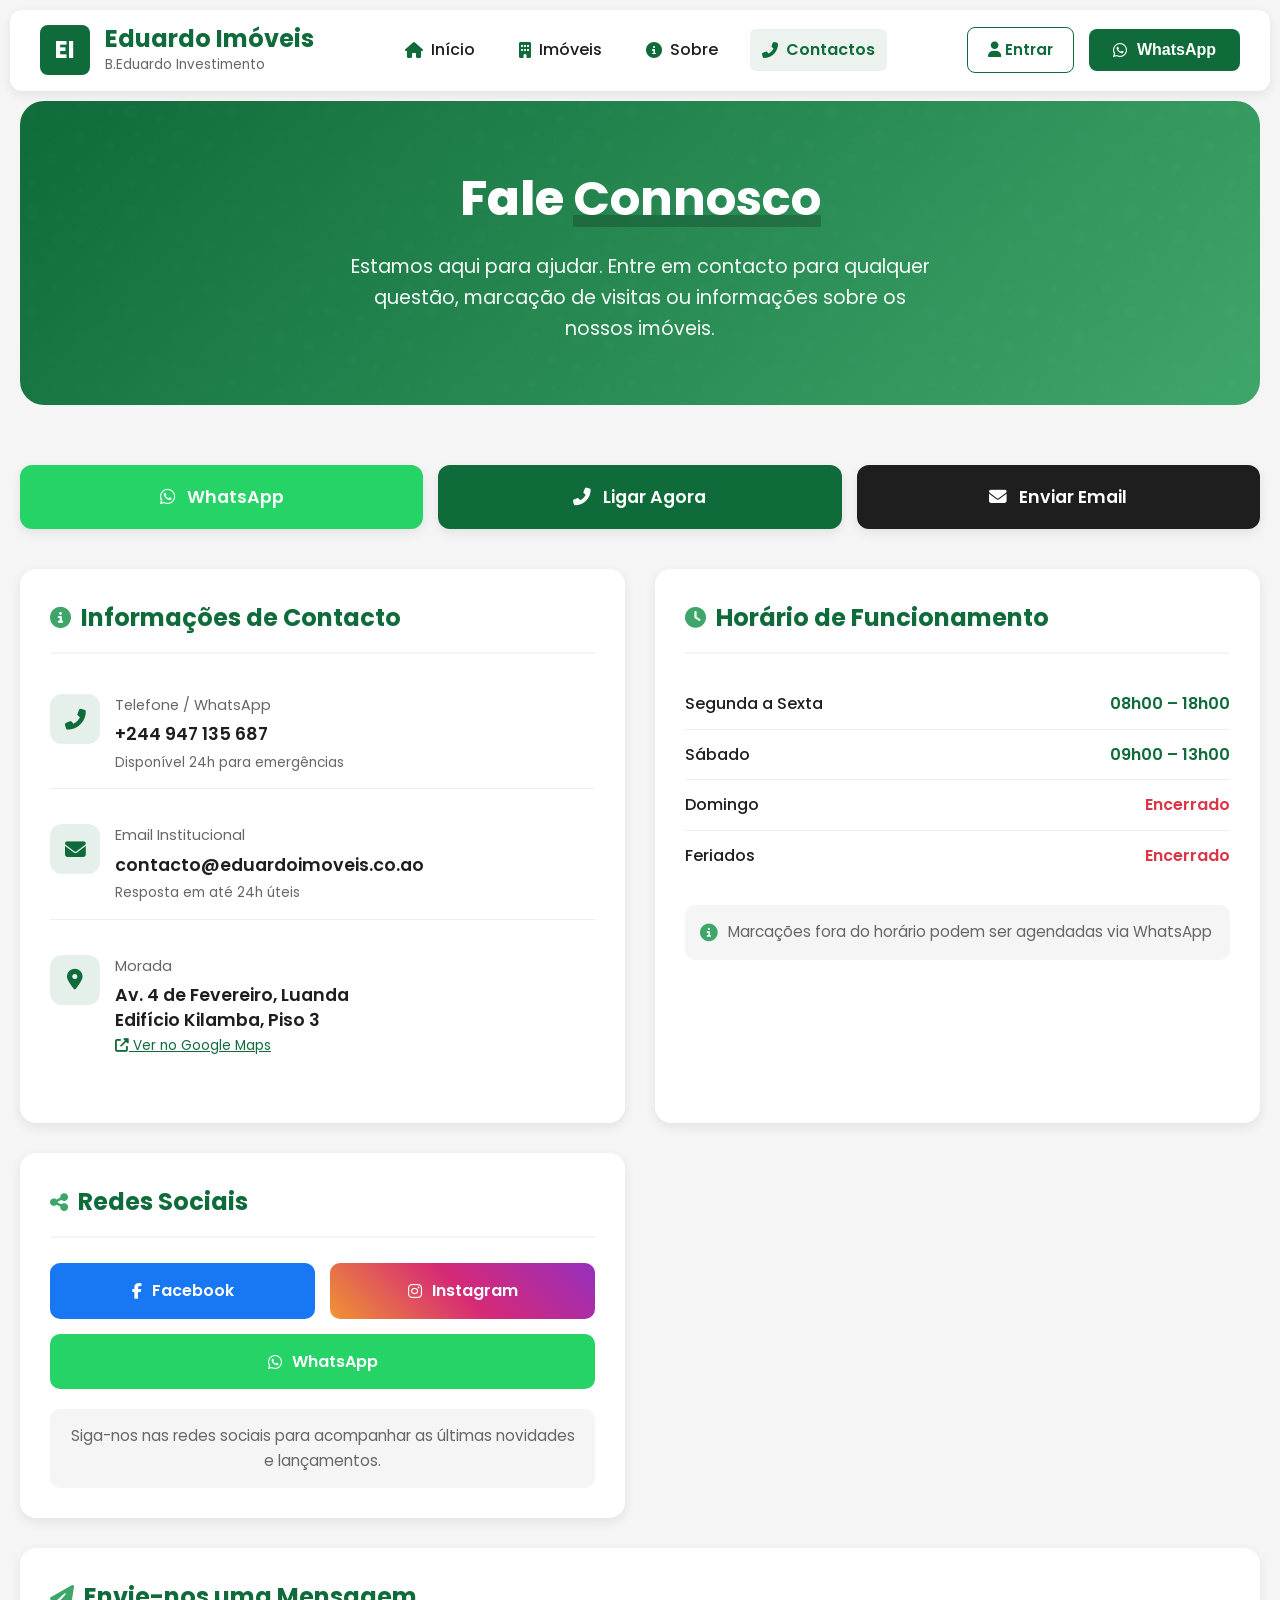
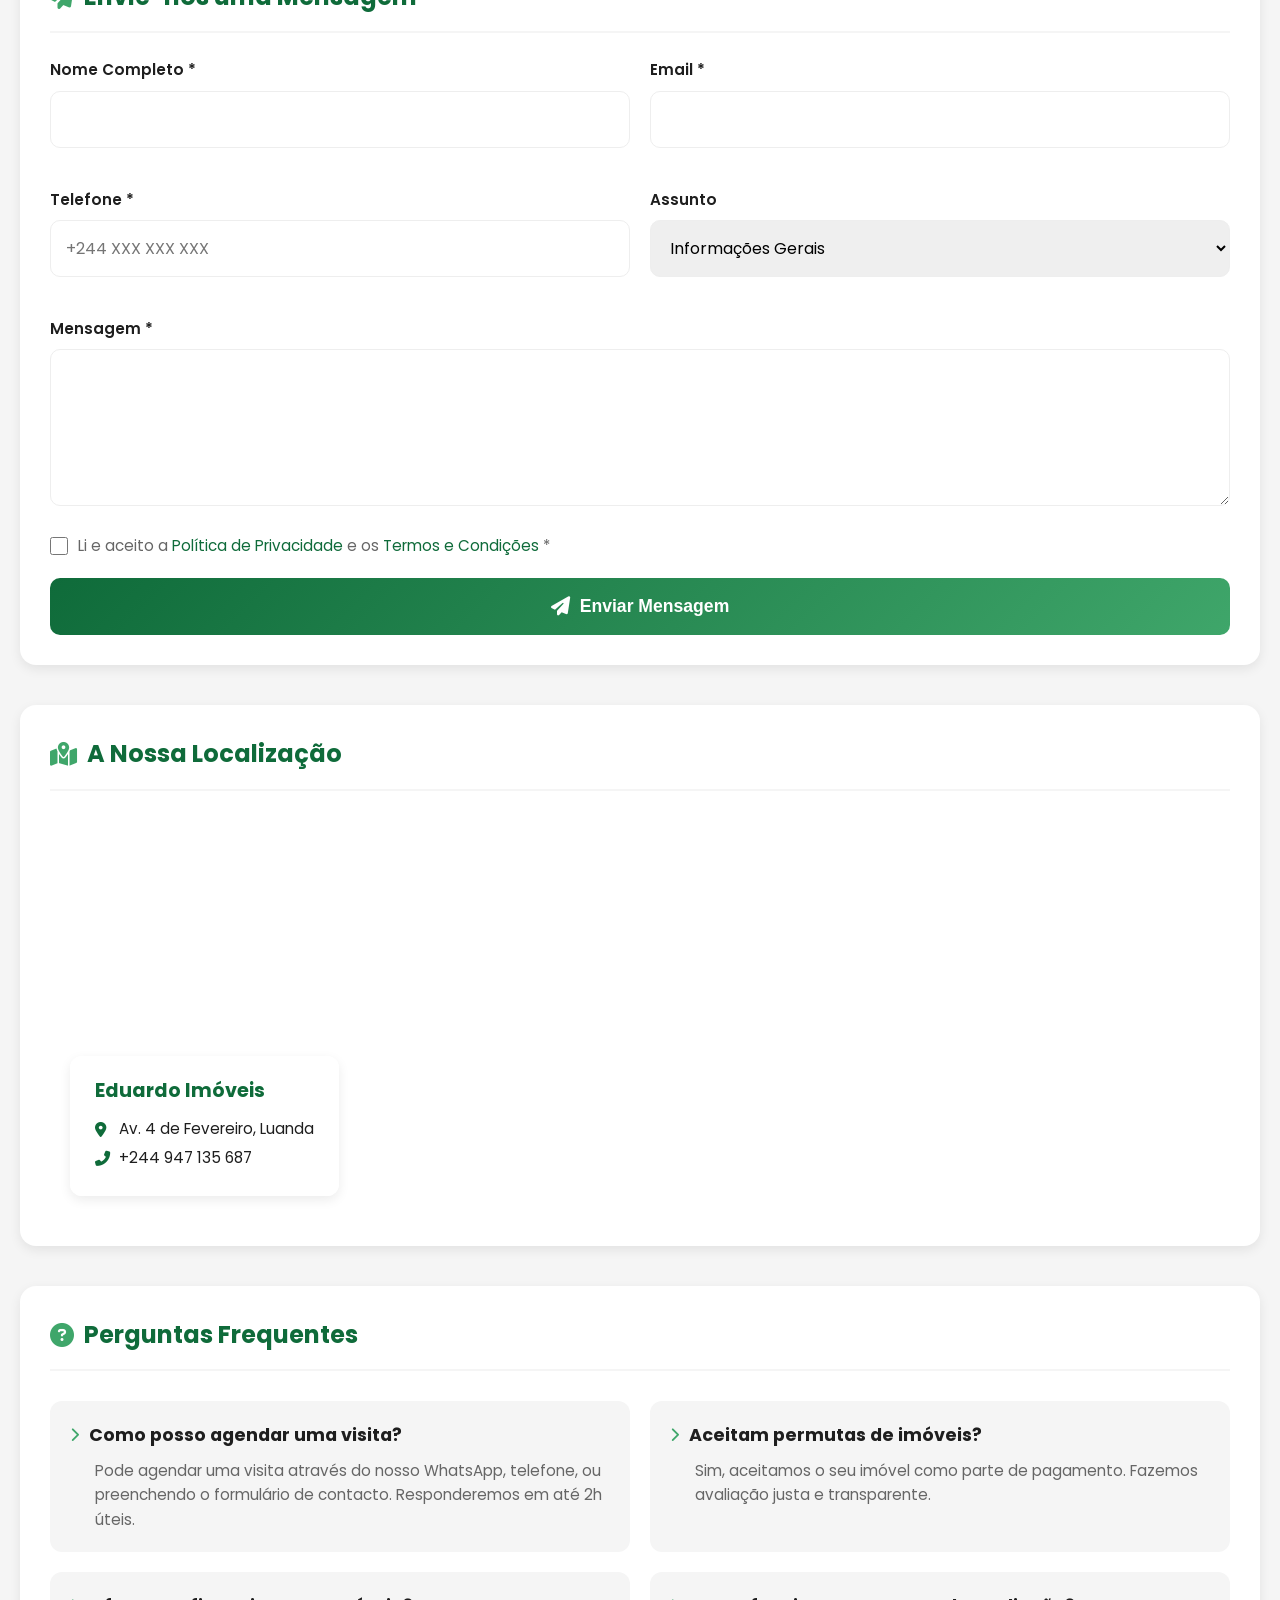
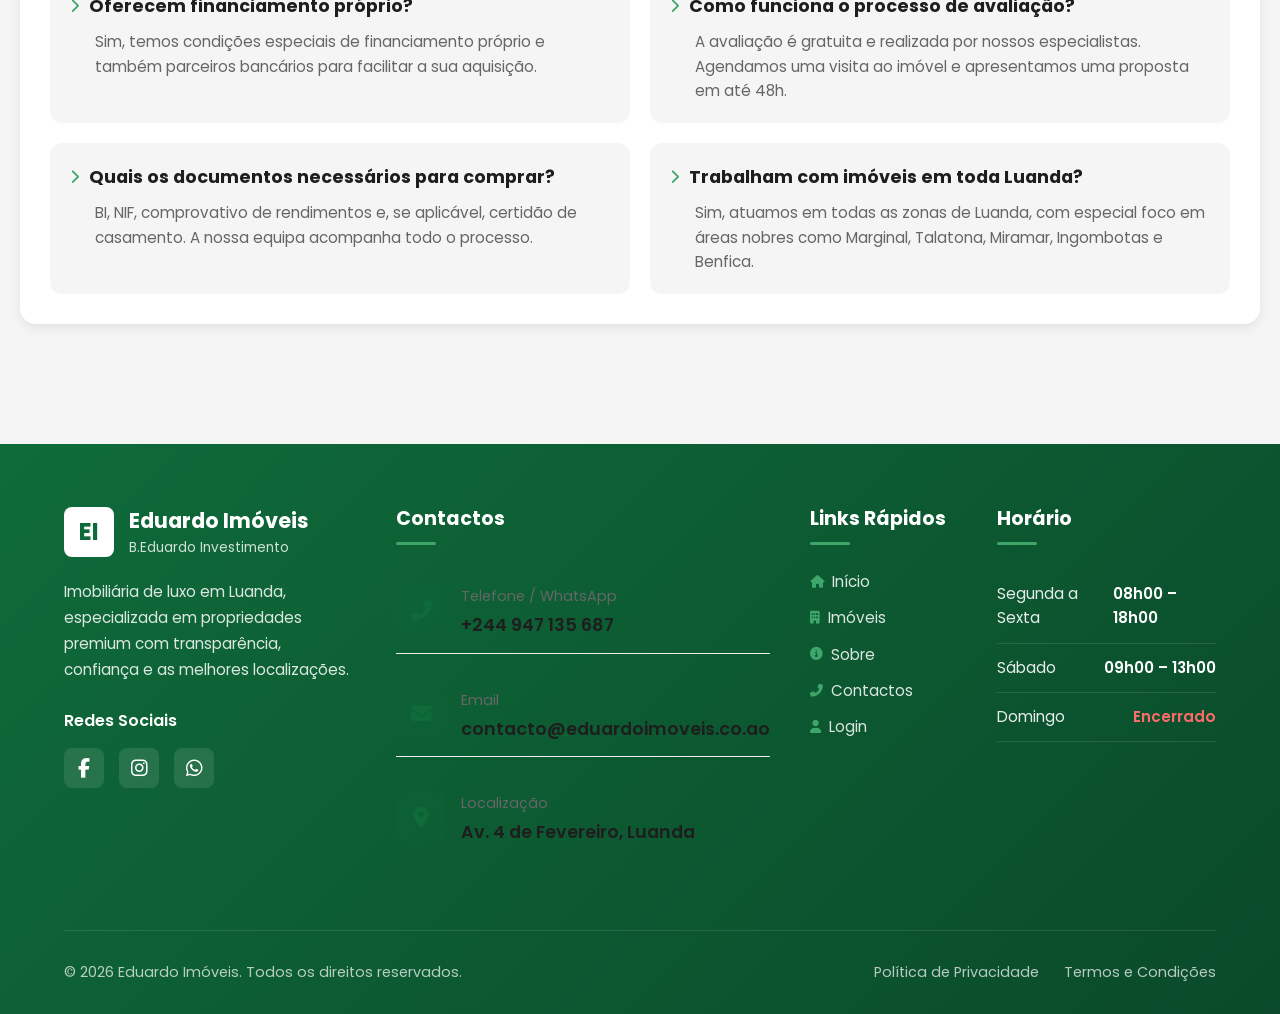
<file: contactos.html>
<!DOCTYPE html>
<html lang="pt">

<head>
    <meta charset="UTF-8">
    <meta name="viewport" content="width=device-width, initial-scale=1.0">
    <title>Contactos | Eduardo Imóveis</title>

    <!-- Fonts -->
    <link rel="preconnect" href="https://fonts.googleapis.com">
    <link rel="preconnect" href="https://fonts.gstatic.com" crossorigin>
    <link href="https://fonts.googleapis.com/css2?family=Poppins:wght@300;400;500;600;700;800&display=swap"
        rel="stylesheet">

    <!-- Font Awesome -->
    <link rel="stylesheet" href="https://cdnjs.cloudflare.com/ajax/libs/font-awesome/6.4.0/css/all.min.css">

    <!-- CSS -->
    <link rel="stylesheet" href="css/global.css">
    <link rel="stylesheet" href="css/header.css">
    <link rel="stylesheet" href="css/footer.css">
    <link rel="stylesheet" href="css/pages/contactos.css">
</head>

<body>
    <!-- ===== HEADER ===== -->
    <header class="page-header">
        <div class="header-left">
            <button class="menu-toggle" id="menuToggle">
                <i class="fas fa-bars"></i>
            </button>

            <a href="index.html" class="logo">
                <div class="logo-icon">EI</div>
                <div class="logo-text">
                    <span class="logo-main">Eduardo <span class="highlight">Imóveis</span></span>
                    <span class="logo-sub">B.Eduardo Investimento</span>
                </div>
            </a>
        </div>

        <nav class="nav-desktop">
            <ul class="nav-menu">
                <li class="nav-item"><a href="index.html" class="nav-link"><i class="fas fa-home"></i> Início</a></li>
                <li class="nav-item"><a href="imoveis.html" class="nav-link"><i class="fas fa-building"></i> Imóveis</a></li>
                <li class="nav-item"><a href="sobre.html" class="nav-link"><i class="fas fa-info-circle"></i> Sobre</a></li>
                <li class="nav-item selected"><a href="contactos.html" class="nav-link"><i class="fas fa-phone-alt"></i> Contactos</a></li>
            </ul>
        </nav>

        <div class="header-actions">
            <a href="login.html" class="header-btn login-btn">
                <i class="fas fa-user"></i> Entrar
            </a>
            <button class="header-cta" id="headerCta">
                <i class="fab fa-whatsapp"></i> WhatsApp
            </button>
        </div>

        <div class="menu-overlay" id="menuOverlay">
            <div class="menu-panel">
                <button class="menu-close" id="menuClose"><i class="fas fa-times"></i></button>
                <ul class="menu-links">
                    <li><a href="index.html"><i class="fas fa-home"></i> Início</a></li>
                    <li><a href="imoveis.html"><i class="fas fa-building"></i> Imóveis</a></li>
                    <li><a href="sobre.html"><i class="fas fa-info-circle"></i> Sobre</a></li>
                    <li class="selected"><a href="contactos.html"><i class="fas fa-phone-alt"></i> Contactos</a></li>
                    <li><a href="login.html"><i class="fas fa-user"></i> Entrar</a></li>
                </ul>
            </div>
        </div>
    </header>

    <!-- ===== HERO DA PÁGINA CONTACTOS ===== -->
    <section class="contact-hero">
        <h1>Fale <span class="highlight">Connosco</span></h1>
        <p>Estamos aqui para ajudar. Entre em contacto para qualquer questão, marcação de visitas ou informações sobre os nossos imóveis.</p>
    </section>

    <main class="contact-page">
        <div class="container">

            <!-- Botões de Ação Rápida -->
            <div class="quick-actions">
                <a href="https://wa.me/244947135687" target="_blank" class="quick-btn whatsapp">
                    <i class="fab fa-whatsapp"></i> WhatsApp
                </a>
                <a href="tel:+244947135687" class="quick-btn phone">
                    <i class="fas fa-phone-alt"></i> Ligar Agora
                </a>
                <a href="mailto:contacto@eduardoimoveis.co.ao" class="quick-btn email">
                    <i class="fas fa-envelope"></i> Enviar Email
                </a>
            </div>

            <!-- Grid Principal -->
            <div class="contact-grid">
                <!-- Informações de Contacto -->
                <div class="info-card">
                    <h2><i class="fas fa-info-circle"></i> Informações de Contacto</h2>

                    <ul class="contact-list">
                        <li class="contact-item">
                            <div class="contact-icon">
                                <i class="fas fa-phone-alt"></i>
                            </div>
                            <div class="contact-details">
                                <div class="contact-label">Telefone / WhatsApp</div>
                                <a href="tel:+244947135687" class="contact-value">+244 947 135 687</a>
                                <div class="contact-note">Disponível 24h para emergências</div>
                            </div>
                        </li>

                        <li class="contact-item">
                            <div class="contact-icon">
                                <i class="fas fa-envelope"></i>
                            </div>
                            <div class="contact-details">
                                <div class="contact-label">Email Institucional</div>
                                <a href="mailto:contacto@eduardoimoveis.co.ao" class="contact-value">
                                    contacto@eduardoimoveis.co.ao
                                </a>
                                <div class="contact-note">Resposta em até 24h úteis</div>
                            </div>
                        </li>

                        <li class="contact-item">
                            <div class="contact-icon">
                                <i class="fas fa-map-marker-alt"></i>
                            </div>
                            <div class="contact-details">
                                <div class="contact-label">Morada</div>
                                <div class="contact-value">Av. 4 de Fevereiro, Luanda</div>
                                <div class="contact-value">Edifício Kilamba, Piso 3</div>
                                <a href="https://maps.google.com/?q=Av.+4+de+Fevereiro+Luanda+Angola" target="_blank"
                                    class="contact-note" style="color: var(--verde-primario);">
                                    <i class="fas fa-external-link-alt"></i> Ver no Google Maps
                                </a>
                            </div>
                        </li>
                    </ul>
                </div>

                <!-- Horário de Funcionamento -->
                <div class="info-card">
                    <h2><i class="fas fa-clock"></i> Horário de Funcionamento</h2>

                    <ul class="hours-list">
                        <li class="hours-item">
                            <span class="hours-day">Segunda a Sexta</span>
                            <span class="hours-time">08h00 – 18h00</span>
                        </li>
                        <li class="hours-item">
                            <span class="hours-day">Sábado</span>
                            <span class="hours-time">09h00 – 13h00</span>
                        </li>
                        <li class="hours-item">
                            <span class="hours-day">Domingo</span>
                            <span class="hours-time hours-closed">Encerrado</span>
                        </li>
                        <li class="hours-item">
                            <span class="hours-day">Feriados</span>
                            <span class="hours-time hours-closed">Encerrado</span>
                        </li>
                    </ul>

                    <div class="info-note">
                        <p>
                            <i class="fas fa-info-circle"></i>
                            Marcações fora do horário podem ser agendadas via WhatsApp
                        </p>
                    </div>
                </div>

                <!-- Redes Sociais -->
                <div class="info-card">
                    <h2><i class="fas fa-share-alt"></i> Redes Sociais</h2>

                    <div class="social-grid">
                        <a href="#" class="social-btn facebook">
                            <i class="fab fa-facebook-f"></i> Facebook
                        </a>
                        <a href="#" class="social-btn instagram">
                            <i class="fab fa-instagram"></i> Instagram
                        </a>
                        <a href="https://wa.me/244947135687" class="social-btn whatsapp">
                            <i class="fab fa-whatsapp"></i> WhatsApp
                        </a>
                    </div>

                    <div class="social-follow">
                        <p>Siga-nos nas redes sociais para acompanhar as últimas novidades e lançamentos.</p>
                    </div>
                </div>

                <!-- Formulário de Contacto -->
                <div class="contact-form">
                    <h2><i class="fas fa-paper-plane"></i> Envie-nos uma Mensagem</h2>

                    <div id="formAlert" class="alert" style="display: none;"></div>

                    <form id="contactForm">
                        <div class="form-row">
                            <div class="form-group">
                                <label class="form-label">Nome Completo *</label>
                                <input type="text" class="form-control" id="nome" required>
                            </div>
                            <div class="form-group">
                                <label class="form-label">Email *</label>
                                <input type="email" class="form-control" id="email" required>
                            </div>
                        </div>

                        <div class="form-row">
                            <div class="form-group">
                                <label class="form-label">Telefone *</label>
                                <input type="tel" class="form-control" id="telefone" placeholder="+244 XXX XXX XXX" required>
                            </div>
                            <div class="form-group">
                                <label class="form-label">Assunto</label>
                                <select class="form-control" id="assunto">
                                    <option value="informacao">Informações Gerais</option>
                                    <option value="visita">Agendar Visita</option>
                                    <option value="imovel">Interesse num Imóvel</option>
                                    <option value="avaliacao">Avaliação de Imóvel</option>
                                    <option value="financeiro">Questão Financeira</option>
                                    <option value="outro">Outro</option>
                                </select>
                            </div>
                        </div>

                        <div class="form-group">
                            <label class="form-label">Mensagem *</label>
                            <textarea class="form-control" id="mensagem" rows="5" required></textarea>
                        </div>

                        <div class="form-checkbox">
                            <input type="checkbox" id="privacidade" required>
                            <label for="privacidade">
                                Li e aceito a <a href="#">Política de Privacidade</a> e os
                                <a href="#">Termos e Condições</a> *
                            </label>
                        </div>

                        <button type="submit" class="btn-submit">
                            <i class="fas fa-paper-plane"></i> Enviar Mensagem
                        </button>
                    </form>
                </div>
            </div>

            <!-- Mapa -->
            <section class="map-section">
                <h2><i class="fas fa-map-marked-alt"></i> A Nossa Localização</h2>
                <div class="map-container">
                    <iframe
                        src="https://www.google.com/maps/embed?pb=!1m18!1m12!1m3!1d7883.160082874843!2d13.233615878231834!3d-8.918575836338686!2m3!1f0!2f0!3f0!3m2!1i1024!2i768!4f13.1!3m3!1m2!1s0x1a51f244df5492a5%3A0x36956f17f84067e3!2sAv.%204%20de%20Fevereiro%2C%20Luanda!5e0!3m2!1spt-PT!2sao!4v1770401309047!5m2!1spt-PT!2sao"
                        class="map-iframe" allowfullscreen="" loading="lazy">
                    </iframe>
                    <div class="map-overlay">
                        <h3>Eduardo Imóveis</h3>
                        <p><i class="fas fa-map-marker-alt"></i> Av. 4 de Fevereiro, Luanda</p>
                        <p><i class="fas fa-phone-alt"></i> +244 947 135 687</p>
                    </div>
                </div>
            </section>

            <!-- FAQ -->
            <section class="faq-section">
                <h2><i class="fas fa-question-circle"></i> Perguntas Frequentes</h2>

                <div class="faq-grid">
                    <div class="faq-item">
                        <div class="faq-question">
                            <i class="fas fa-chevron-right"></i>
                            Como posso agendar uma visita?
                        </div>
                        <div class="faq-answer">
                            Pode agendar uma visita através do nosso WhatsApp, telefone, ou preenchendo o formulário de contacto. Responderemos em até 2h úteis.
                        </div>
                    </div>

                    <div class="faq-item">
                        <div class="faq-question">
                            <i class="fas fa-chevron-right"></i>
                            Aceitam permutas de imóveis?
                        </div>
                        <div class="faq-answer">
                            Sim, aceitamos o seu imóvel como parte de pagamento. Fazemos avaliação justa e transparente.
                        </div>
                    </div>

                    <div class="faq-item">
                        <div class="faq-question">
                            <i class="fas fa-chevron-right"></i>
                            Oferecem financiamento próprio?
                        </div>
                        <div class="faq-answer">
                            Sim, temos condições especiais de financiamento próprio e também parceiros bancários para facilitar a sua aquisição.
                        </div>
                    </div>

                    <div class="faq-item">
                        <div class="faq-question">
                            <i class="fas fa-chevron-right"></i>
                            Como funciona o processo de avaliação?
                        </div>
                        <div class="faq-answer">
                            A avaliação é gratuita e realizada por nossos especialistas. Agendamos uma visita ao imóvel e apresentamos uma proposta em até 48h.
                        </div>
                    </div>

                    <div class="faq-item">
                        <div class="faq-question">
                            <i class="fas fa-chevron-right"></i>
                            Quais os documentos necessários para comprar?
                        </div>
                        <div class="faq-answer">
                            BI, NIF, comprovativo de rendimentos e, se aplicável, certidão de casamento. A nossa equipa acompanha todo o processo.
                        </div>
                    </div>

                    <div class="faq-item">
                        <div class="faq-question">
                            <i class="fas fa-chevron-right"></i>
                            Trabalham com imóveis em toda Luanda?
                        </div>
                        <div class="faq-answer">
                            Sim, atuamos em todas as zonas de Luanda, com especial foco em áreas nobres como Marginal, Talatona, Miramar, Ingombotas e Benfica.
                        </div>
                    </div>
                </div>
            </section>
        </div>
    </main>

    <!-- ===== FOOTER ===== -->
    <footer class="main-footer">
        <div class="footer-container">
            <div class="footer-grid">
                <div class="footer-company">
                    <a href="index.html" class="footer-logo">
                        <div class="logo-circle">EI</div>
                        <div class="logo-text">
                            <div class="logo-primary">Eduardo Imóveis</div>
                            <div class="logo-secondary">B.Eduardo Investimento</div>
                        </div>
                    </a>

                    <p class="company-description">
                        Imobiliária de luxo em Luanda, especializada em propriedades premium
                        com transparência, confiança e as melhores localizações.
                    </p>

                    <div class="footer-social">
                        <h4>Redes Sociais</h4>
                        <div class="social-icons">
                            <a href="https://www.facebook.com/profile.php?id=61557791200718" target="_blank" class="social-icon"><i class="fab fa-facebook-f"></i></a>
                            <a href="#" class="social-icon"><i class="fab fa-instagram"></i></a>
                            <a href="https://wa.me/244947135687?text=Venho do vosso website e gostaria de Saber mais informações sobre vós." class="social-icon"><i class="fab fa-whatsapp"></i></a>
                        </div>
                    </div>
                </div>

                <div class="footer-contact">
                    <h3>Contactos</h3>
                    <ul class="contact-list">
                        <li class="contact-item">
                            <div class="contact-icon"><i class="fas fa-phone-alt"></i></div>
                            <div class="contact-details">
                                <div class="contact-label">Telefone / WhatsApp</div>
                                <a href="tel:+244947135687" class="contact-value">+244 947 135 687</a>
                            </div>
                        </li>
                        <li class="contact-item">
                            <div class="contact-icon"><i class="fas fa-envelope"></i></div>
                            <div class="contact-details">
                                <div class="contact-label">Email</div>
                                <a href="mailto:contacto@eduardoimoveis.co.ao" class="contact-value">
                                    contacto@eduardoimoveis.co.ao
                                </a>
                            </div>
                        </li>
                        <li class="contact-item">
                            <div class="contact-icon"><i class="fas fa-map-marker-alt"></i></div>
                            <div class="contact-details">
                                <div class="contact-label">Localização</div>
                                <div class="contact-value">Av. 4 de Fevereiro, Luanda</div>
                            </div>
                        </li>
                    </ul>
                </div>

                <div class="footer-links">
                    <h3>Links Rápidos</h3>
                    <ul class="links-list">
                        <li><a href="index.html" class="footer-link"><i class="fas fa-home"></i> Início</a></li>
                        <li><a href="imoveis.html" class="footer-link"><i class="fas fa-building"></i> Imóveis</a></li>
                        <li><a href="sobre.html" class="footer-link"><i class="fas fa-info-circle"></i> Sobre</a></li>
                        <li><a href="contactos.html" class="footer-link"><i class="fas fa-phone-alt"></i> Contactos</a></li>
                        <li><a href="login.html" class="footer-link"><i class="fas fa-user"></i> Login</a></li>
                    </ul>
                </div>

                <div class="footer-hours">
                    <h3>Horário</h3>
                    <ul class="hours-list">
                        <li class="hour-item">
                            <span class="hour-day">Segunda a Sexta</span>
                            <span class="hour-time">08h00 – 18h00</span>
                        </li>
                        <li class="hour-item">
                            <span class="hour-day">Sábado</span>
                            <span class="hour-time">09h00 – 13h00</span>
                        </li>
                        <li class="hour-item">
                            <span class="hour-day">Domingo</span>
                            <span class="hour-time hour-closed">Encerrado</span>
                        </li>
                    </ul>
                </div>
            </div>

            <div class="footer-bottom">
                <div class="copyright">
                    © 2026 Eduardo Imóveis. Todos os direitos reservados.
                </div>
                <div class="legal-links">
                    <a href="#" class="legal-link">Política de Privacidade</a>
                    <a href="#" class="legal-link">Termos e Condições</a>
                </div>
            </div>
        </div>

        <button class="back-to-top" id="backToTop">
            <i class="fas fa-chevron-up"></i>
        </button>
    </footer>

    <!-- Scripts -->
    <script src="js/pages/contactos.js"></script>
    <script src="js/components/header.js"></script>
    <script src="js/components/footer.js"></script>
</body>

</html>
</file>
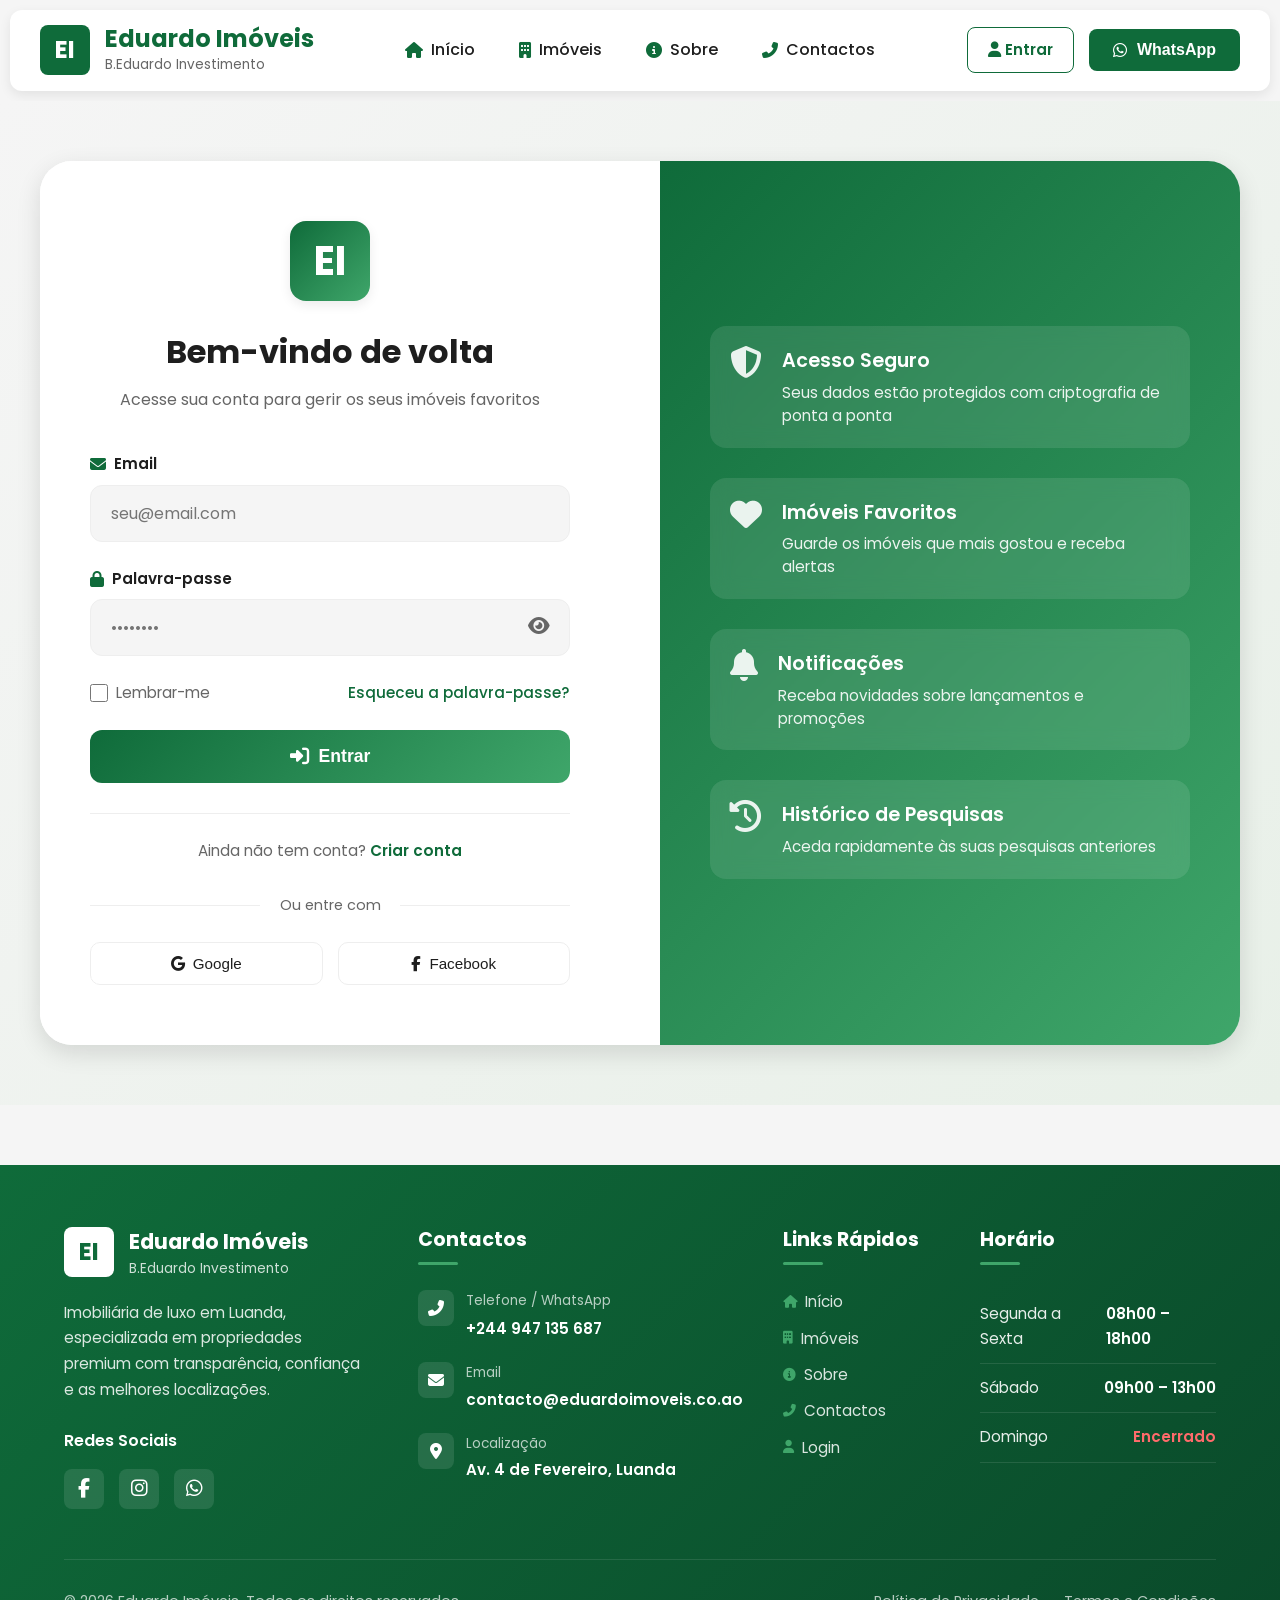
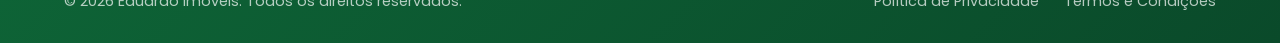
<file: login.html>
<!DOCTYPE html>
<html lang="pt">

<head>
    <meta charset="UTF-8">
    <meta name="viewport" content="width=device-width, initial-scale=1.0">
    <title>Login | Eduardo Imóveis</title>

    <!-- Fonts -->
    <link rel="preconnect" href="https://fonts.googleapis.com">
    <link rel="preconnect" href="https://fonts.gstatic.com" crossorigin>
    <link href="https://fonts.googleapis.com/css2?family=Poppins:wght@300;400;500;600;700;800&display=swap"
        rel="stylesheet">

    <!-- Font Awesome -->
    <link rel="stylesheet" href="https://cdnjs.cloudflare.com/ajax/libs/font-awesome/6.4.0/css/all.min.css">

    <!-- CSS -->
    <link rel="stylesheet" href="css/global.css">
    <link rel="stylesheet" href="css/header.css">
    <link rel="stylesheet" href="css/footer.css">
    <link rel="stylesheet" href="css/pages/login.css">
</head>

<body>
    <!-- ===== HEADER ===== -->
    <header class="page-header">
        <div class="header-left">
            <button class="menu-toggle" id="menuToggle">
                <i class="fas fa-bars"></i>
            </button>

            <a href="index.html" class="logo">
                <div class="logo-icon">EI</div>
                <div class="logo-text">
                    <span class="logo-main">Eduardo <span class="highlight">Imóveis</span></span>
                    <span class="logo-sub">B.Eduardo Investimento</span>
                </div>
            </a>
        </div>

        <nav class="nav-desktop">
            <ul class="nav-menu">
                <li class="nav-item"><a href="index.html" class="nav-link"><i class="fas fa-home"></i> Início</a></li>
                <li class="nav-item"><a href="imoveis.html" class="nav-link"><i class="fas fa-building"></i> Imóveis</a>
                </li>
                <li class="nav-item"><a href="sobre.html" class="nav-link"><i class="fas fa-info-circle"></i> Sobre</a>
                </li>
                <li class="nav-item"><a href="contactos.html" class="nav-link"><i class="fas fa-phone-alt"></i>
                        Contactos</a></li>
            </ul>
        </nav>

        <div class="header-actions">
            <a href="login.html" class="header-btn login-btn selected">
                <i class="fas fa-user"></i> Entrar
            </a>
            <button class="header-cta" id="headerCta">
                <i class="fab fa-whatsapp"></i> WhatsApp
            </button>
        </div>

        <div class="menu-overlay" id="menuOverlay">
            <div class="menu-panel">
                <button class="menu-close" id="menuClose"><i class="fas fa-times"></i></button>
                <ul class="menu-links">
                    <li><a href="index.html"><i class="fas fa-home"></i> Início</a></li>
                    <li><a href="imoveis.html"><i class="fas fa-building"></i> Imóveis</a></li>
                    <li><a href="sobre.html"><i class="fas fa-info-circle"></i> Sobre</a></li>
                    <li><a href="contactos.html"><i class="fas fa-phone-alt"></i> Contactos</a></li>
                    <li class="selected"><a href="login.html"><i class="fas fa-user"></i> Entrar</a></li>
                </ul>
            </div>
        </div>
    </header>

    <main class="login-page">
        <div class="container">
            <div class="login-container">
                <div class="login-card">
                    <div class="login-header">
                        <div class="login-logo">
                            <div class="logo-icon-large">EI</div>
                        </div>
                        <h1>Bem-vindo de volta</h1>
                        <p>Acesse sua conta para gerir os seus imóveis favoritos</p>
                    </div>

                    <form class="login-form" id="loginForm">
                        <div id="loginAlert" class="alert" style="display: none;"></div>

                        <div class="form-group">
                            <label for="email" class="form-label">
                                <i class="fas fa-envelope"></i>
                                Email
                            </label>
                            <input type="email" class="form-control" id="email" placeholder="seu@email.com" required>
                        </div>

                        <div class="form-group">
                            <label for="password" class="form-label">
                                <i class="fas fa-lock"></i>
                                Palavra-passe
                            </label>
                            <div class="password-wrapper">
                                <input type="password" class="form-control" id="password" placeholder="••••••••"
                                    required>
                                <button type="button" class="password-toggle" id="passwordToggle">
                                    <i class="fas fa-eye"></i>
                                </button>
                            </div>
                        </div>

                        <div class="form-options">
                            <label class="checkbox-label">
                                <input type="checkbox" id="remember">
                                <span>Lembrar-me</span>
                            </label>
                            <a href="#" class="forgot-password">Esqueceu a palavra-passe?</a>
                        </div>

                        <button type="submit" class="btn-login" id="loginBtn">
                            <i class="fas fa-sign-in-alt"></i>
                            Entrar
                        </button>
                    </form>

                    <div class="register-section">
                        <p>Ainda não tem conta? <a href="#" id="registerLink">Criar conta</a></p>
                    </div>

                    <div class="social-login">
                        <p class="social-divider">Ou entre com</p>
                        <div class="social-buttons">
                            <button class="social-btn google" id="googleLogin">
                                <i class="fab fa-google"></i>
                                Google
                            </button>
                            <button class="social-btn facebook" id="facebookLogin">
                                <i class="fab fa-facebook-f"></i>
                                Facebook
                            </button>
                        </div>
                    </div>
                </div>

                <div class="login-features">
                    <div class="feature-item">
                        <i class="fas fa-shield-alt"></i>
                        <div>
                            <h3>Acesso Seguro</h3>
                            <p>Seus dados estão protegidos com criptografia de ponta a ponta</p>
                        </div>
                    </div>
                    <div class="feature-item">
                        <i class="fas fa-heart"></i>
                        <div>
                            <h3>Imóveis Favoritos</h3>
                            <p>Guarde os imóveis que mais gostou e receba alertas</p>
                        </div>
                    </div>
                    <div class="feature-item">
                        <i class="fas fa-bell"></i>
                        <div>
                            <h3>Notificações</h3>
                            <p>Receba novidades sobre lançamentos e promoções</p>
                        </div>
                    </div>
                    <div class="feature-item">
                        <i class="fas fa-history"></i>
                        <div>
                            <h3>Histórico de Pesquisas</h3>
                            <p>Aceda rapidamente às suas pesquisas anteriores</p>
                        </div>
                    </div>
                </div>
            </div>

            <!-- Modal de Registro (inicialmente oculto) -->
            <div class="register-modal-overlay" id="registerModalOverlay">
                <div class="register-modal">
                    <button class="register-modal-close" id="registerModalClose">&times;</button>
                    <div class="register-modal-content">
                        <h2>Criar nova conta</h2>
                        <p>Preencha os dados abaixo para se registrar</p>

                        <form class="register-form" id="registerForm">
                            <div id="registerAlert" class="alert" style="display: none;"></div>

                            <div class="form-row">
                                <div class="form-group">
                                    <label for="regNome" class="form-label">Nome Completo *</label>
                                    <input type="text" class="form-control" id="regNome" required>
                                </div>
                            </div>

                            <div class="form-row">
                                <div class="form-group">
                                    <label for="regEmail" class="form-label">Email *</label>
                                    <input type="email" class="form-control" id="regEmail" required>
                                </div>
                            </div>

                            <div class="form-row">
                                <div class="form-group">
                                    <label for="regTelefone" class="form-label">Telefone</label>
                                    <input type="tel" class="form-control" id="regTelefone"
                                        placeholder="+244 XXX XXX XXX">
                                </div>
                            </div>

                            <div class="form-row">
                                <div class="form-group">
                                    <label for="regPassword" class="form-label">Palavra-passe *</label>
                                    <input type="password" class="form-control" id="regPassword" required>
                                </div>
                            </div>

                            <div class="form-row">
                                <div class="form-group">
                                    <label for="regConfirmPassword" class="form-label">Confirmar Palavra-passe *</label>
                                    <input type="password" class="form-control" id="regConfirmPassword" required>
                                </div>
                            </div>

                            <div class="form-checkbox">
                                <input type="checkbox" id="regTermos" required>
                                <label for="regTermos">
                                    Li e aceito os <a href="#">Termos e Condições</a> e a
                                    <a href="#">Política de Privacidade</a> *
                                </label>
                            </div>

                            <button type="submit" class="btn-register">
                                <i class="fas fa-user-plus"></i>
                                Criar conta
                            </button>
                        </form>
                    </div>
                </div>
            </div>
        </div>
    </main>

    <!-- ===== FOOTER ===== -->
    <footer class="main-footer">
        <div class="footer-container">
            <div class="footer-grid">
                <div class="footer-company">
                    <a href="index.html" class="footer-logo">
                        <div class="logo-circle">EI</div>
                        <div class="logo-text">
                            <div class="logo-primary">Eduardo Imóveis</div>
                            <div class="logo-secondary">B.Eduardo Investimento</div>
                        </div>
                    </a>

                    <p class="company-description">
                        Imobiliária de luxo em Luanda, especializada em propriedades premium
                        com transparência, confiança e as melhores localizações.
                    </p>

                    <div class="footer-social">
                        <h4>Redes Sociais</h4>
                        <div class="social-icons">
                            <a href="https://www.facebook.com/profile.php?id=61557791200718" target="_blank" class="social-icon"><i class="fab fa-facebook-f"></i></a>
                            <a href="#" class="social-icon"><i class="fab fa-instagram"></i></a>
                            <a href="https://wa.me/244947135687?text=Venho do vosso website e gostaria de Saber mais informações sobre vós." class="social-icon"><i class="fab fa-whatsapp"></i></a>
                        </div>
                    </div>
                </div>

                <div class="footer-contact">
                    <h3>Contactos</h3>
                    <ul class="contact-list">
                        <li class="contact-item">
                            <div class="contact-icon"><i class="fas fa-phone-alt"></i></div>
                            <div class="contact-details">
                                <div class="contact-label">Telefone / WhatsApp</div>
                                <a href="tel:+244947135687" class="contact-value">+244 947 135 687</a>
                            </div>
                        </li>
                        <li class="contact-item">
                            <div class="contact-icon"><i class="fas fa-envelope"></i></div>
                            <div class="contact-details">
                                <div class="contact-label">Email</div>
                                <a href="mailto:contacto@eduardoimoveis.co.ao" class="contact-value">
                                    contacto@eduardoimoveis.co.ao
                                </a>
                            </div>
                        </li>
                        <li class="contact-item">
                            <div class="contact-icon"><i class="fas fa-map-marker-alt"></i></div>
                            <div class="contact-details">
                                <div class="contact-label">Localização</div>
                                <div class="contact-value">Av. 4 de Fevereiro, Luanda</div>
                            </div>
                        </li>
                    </ul>
                </div>

                <div class="footer-links">
                    <h3>Links Rápidos</h3>
                    <ul class="links-list">
                        <li><a href="index.html" class="footer-link"><i class="fas fa-home"></i> Início</a></li>
                        <li><a href="imoveis.html" class="footer-link"><i class="fas fa-building"></i> Imóveis</a></li>
                        <li><a href="sobre.html" class="footer-link"><i class="fas fa-info-circle"></i> Sobre</a></li>
                        <li><a href="contactos.html" class="footer-link"><i class="fas fa-phone-alt"></i> Contactos</a>
                        </li>
                        <li><a href="login.html" class="footer-link"><i class="fas fa-user"></i> Login</a></li>
                    </ul>
                </div>

                <div class="footer-hours">
                    <h3>Horário</h3>
                    <ul class="hours-list">
                        <li class="hour-item">
                            <span class="hour-day">Segunda a Sexta</span>
                            <span class="hour-time">08h00 – 18h00</span>
                        </li>
                        <li class="hour-item">
                            <span class="hour-day">Sábado</span>
                            <span class="hour-time">09h00 – 13h00</span>
                        </li>
                        <li class="hour-item">
                            <span class="hour-day">Domingo</span>
                            <span class="hour-time hour-closed">Encerrado</span>
                        </li>
                    </ul>
                </div>
            </div>

            <div class="footer-bottom">
                <div class="copyright">
                    © 2026 Eduardo Imóveis. Todos os direitos reservados.
                </div>
                <div class="legal-links">
                    <a href="#" class="legal-link">Política de Privacidade</a>
                    <a href="#" class="legal-link">Termos e Condições</a>
                </div>
            </div>
        </div>

        <button class="back-to-top" id="backToTop">
            <i class="fas fa-chevron-up"></i>
        </button>
    </footer>

    <!-- Scripts -->
    <script src="js/pages/login.js"></script>
    <script src="js/components/header.js"></script>
    <script src="js/components/footer.js"></script>
</body>

</html>
</file>
<file: css/global.css>
/* ===== RESET E VARIÁVEIS GLOBAIS ===== */
* {
    margin: 0;
    padding: 0;
    box-sizing: border-box;
}

:root {
    --verde-primario: #0F6B3A;
    --verde-secundario: #3FA66A;
    --branco: #FFFFFF;
    --preto: #1E1E1E;
    --cinza-claro: #F5F5F5;
    --cinza: #666666;
    --cinza-escuro: #333333;
    --borda: #EEEEEE;
    
    --sombra: 0 4px 12px rgba(0, 0, 0, 0.08);
    --sombra-forte: 0 8px 24px rgba(0, 0, 0, 0.12);
    --borda-raio: 12px;
}

body {
    font-family: 'Poppins', sans-serif;
    background: var(--cinza-claro);
    color: var(--preto);
    line-height: 1.6;
}

.container {
    max-width: 1400px;
    margin: 0 auto;
    padding: 20px;
}

/* ===== CLASSES ÚTEIS ===== */
.none {
    display: none !important;
}

.text-center {
    text-align: center;
}

.highlight {
    color: var(--verde-primario);
    font-weight: 700;
}

/* ===== BOTÕES ===== */
.btn {
    border: none;
    border-radius: 10px;
    padding: 14px 28px;
    font-size: 1rem;
    font-weight: 600;
    cursor: pointer;
    transition: all 0.3s ease;
    display: inline-flex;
    align-items: center;
    gap: 10px;
    text-decoration: none;
}

.btn-primary {
    background: linear-gradient(135deg, var(--verde-primario), var(--verde-secundario));
    color: var(--branco);
}

.btn-primary:hover {
    transform: translateY(-3px);
    box-shadow: var(--sombra-forte);
}

.btn-secondary {
    background: transparent;
    color: var(--verde-primario);
    border: 2px solid var(--verde-primario);
}

.btn-secondary:hover {
    background: rgba(15, 107, 58, 0.05);
    transform: translateY(-3px);
}

/* ===== LOADING ===== */
.loading {
    text-align: center;
    padding: 60px;
    font-size: 1.2rem;
    color: var(--cinza);
}

.loading i {
    font-size: 2rem;
    color: var(--verde-primario);
    margin-bottom: 15px;
}

/* ===== ANIMAÇÕES ===== */
@keyframes fadeInUp {
    from {
        opacity: 0;
        transform: translateY(30px);
    }
    to {
        opacity: 1;
        transform: translateY(0);
    }
}

.fade-in {
    animation: fadeInUp 0.6s ease forwards;
}
</file>
<file: css/header.css>
/* ===== HEADER ===== */
.page-header {
    background: var(--branco);
    padding: 15px 30px;
    border-radius: var(--borda-raio);
    box-shadow: var(--sombra);
    margin: 10px;
    display: flex;
    justify-content: space-between;
    align-items: center;
    flex-wrap: wrap;
    gap: 20px;
    top: 10px;
    z-index: 1000;
}

.header-left {
    display: flex;
    align-items: center;
    gap: 15px;
}

.logo {
    display: flex;
    align-items: center;
    gap: 15px;
    text-decoration: none;
}

.logo-icon {
    width: 50px;
    height: 50px;
    background: var(--verde-primario);
    border-radius: 8px;
    display: flex;
    align-items: center;
    justify-content: center;
    color: var(--branco);
    font-size: 24px;
    font-weight: 700;
}

.logo-text {
    display: flex;
    flex-direction: column;
}

.logo-main {
    font-size: 1.5rem;
    font-weight: 700;
    color: var(--verde-primario);
    line-height: 1.2;
}

.logo-sub {
    font-size: 0.85rem;
    color: var(--cinza);
}

.menu-toggle {
    background: transparent;
    border: none;
    font-size: 1.8rem;
    color: var(--verde-primario);
    cursor: pointer;
    width: 50px;
    height: 50px;
    border-radius: 50%;
    display: none;
    align-items: center;
    justify-content: center;
    transition: background 0.3s ease;
}

.menu-toggle:hover {
    background: rgba(15, 107, 58, 0.1);
}

.nav-desktop {
    display: flex;
    align-items: center;
}

.nav-menu {
    display: flex;
    list-style: none;
    gap: 20px;
}

.nav-link {
    text-decoration: none;
    color: var(--preto);
    font-weight: 500;
    padding: 8px 12px;
    border-radius: 6px;
    transition: all 0.3s ease;
    display: flex;
    align-items: center;
    gap: 8px;
}

.nav-link i {
    color: var(--verde-primario);
    font-size: 1rem;
}

.nav-link:hover {
    background: rgba(15, 107, 58, 0.08);
    color: var(--verde-primario);
}

.nav-item.selected .nav-link {
    background: rgba(15, 107, 58, 0.08);
    color: var(--verde-primario);
    font-weight: 600;
}

.header-actions {
    display: flex;
    align-items: center;
    gap: 15px;
}

.header-btn {
    padding: 10px 20px;
    border-radius: 8px;
    font-size: 0.95rem;
    font-weight: 600;
    text-decoration: none;
    transition: all 0.3s ease;
}

.login-btn {
    background: transparent;
    color: var(--verde-primario);
    border: 1px solid var(--verde-primario);
}

.login-btn:hover {
    background: rgba(15, 107, 58, 0.05);
    transform: translateY(-2px);
}

.header-cta {
    background: var(--verde-primario);
    color: var(--branco);
    border: none;
    border-radius: 8px;
    padding: 12px 24px;
    font-size: 1rem;
    font-weight: 600;
    cursor: pointer;
    display: flex;
    align-items: center;
    gap: 10px;
    transition: all 0.3s ease;
}

.header-cta:hover {
    background: var(--verde-secundario);
    transform: translateY(-2px);
}

/* ===== MENU OVERLAY (MOBILE) ===== */
.menu-overlay {
    position: fixed;
    top: 0;
    left: 0;
    width: 100%;
    height: 100%;
    background: rgba(0, 0, 0, 0.5);
    z-index: 3000;
    opacity: 0;
    visibility: hidden;
    transition: all 0.3s ease;
}

.menu-overlay.active {
    opacity: 1;
    visibility: visible;
}

.menu-panel {
    position: fixed;
    top: 0;
    right: -300px;
    width: 280px;
    height: 100%;
    background: var(--branco);
    box-shadow: -2px 0 15px rgba(0, 0, 0, 0.1);
    z-index: 3100;
    transition: right 0.3s ease;
    padding: 30px 20px;
    overflow-y: auto;
}

.menu-overlay.active .menu-panel {
    right: 0;
}

.menu-close {
    position: absolute;
    top: 20px;
    left: 20px;
    background: transparent;
    border: none;
    font-size: 1.5rem;
    color: var(--preto);
    cursor: pointer;
}

.menu-links {
    margin-top: 60px;
    list-style: none;
}

.menu-links li {
    margin-bottom: 15px;
}

.menu-links a {
    text-decoration: none;
    font-size: 1.1rem;
    color: var(--preto);
    display: flex;
    align-items: center;
    gap: 15px;
    padding: 12px 15px;
    border-radius: 8px;
    transition: background 0.3s ease;
}

.menu-links a i {
    width: 24px;
    color: var(--verde-primario);
}

.menu-links a:hover {
    background: rgba(15, 107, 58, 0.08);
    color: var(--verde-primario);
}

.menu-links .selected a {
    background: rgba(15, 107, 58, 0.08);
    color: var(--verde-primario);
}

/* ===== RESPONSIVO ===== */
@media (max-width: 992px) {
    .header-actions {
        gap: 10px;
    }
    
    .header-btn {
        padding: 8px 16px;
        font-size: 0.9rem;
    }
    
    .header-cta {
        padding: 10px 20px;
        font-size: 0.9rem;
    }
}

@media (max-width: 768px) {
    .menu-toggle {
        display: flex;
    }
    
    .nav-desktop {
        display: none;
    }
    
    .page-header {
        padding: 15px 20px;
    }
    
    .logo-main {
        font-size: 1.2rem;
    }
    
    .logo-sub {
        font-size: 0.75rem;
    }
    
    .header-actions {
        margin-left: auto;
    }
}

@media (max-width: 480px) {
    .header-left {
        flex-direction: column-reverse;
        align-items: flex-start;
        gap: 10px;
    }
    
    .logo-icon {
        width: 40px;
        height: 40px;
        font-size: 20px;
    }
    
    .header-actions {
        flex-direction: column;
        gap: 8px;
    }
    
    .header-btn, .header-cta {
        width: 100%;
        justify-content: center;
    }
}
</file>
<file: css/footer.css>
/* ===== FOOTER ===== */
.main-footer {
    background: linear-gradient(135deg, var(--verde-primario) 0%, #0a4a2a 100%);
    color: var(--branco);
    padding: 60px 5% 30px;
    position: relative;
    margin-top: 60px;
}

.footer-container {
    max-width: 1400px;
    margin: 0 auto;
}

.footer-grid {
    display: grid;
    grid-template-columns: 2fr 1fr 1fr 1.5fr;
    gap: 40px;
    margin-bottom: 50px;
}

.footer-logo {
    display: flex;
    align-items: center;
    gap: 15px;
    text-decoration: none;
    margin-bottom: 20px;
}

.footer-logo .logo-circle {
    width: 50px;
    height: 50px;
    background: var(--branco);
    border-radius: 8px;
    display: flex;
    align-items: center;
    justify-content: center;
    color: var(--verde-primario);
    font-size: 24px;
    font-weight: 700;
}

.footer-logo .logo-text {
    display: flex;
    flex-direction: column;
}

.footer-logo .logo-primary {
    font-size: 1.3rem;
    font-weight: 700;
    color: var(--branco);
}

.footer-logo .logo-secondary {
    font-size: 0.85rem;
    color: rgba(255, 255, 255, 0.8);
}

.company-description {
    font-size: 0.95rem;
    line-height: 1.7;
    color: rgba(255, 255, 255, 0.85);
    margin-bottom: 25px;
    max-width: 300px;
}

.footer-social h4 {
    font-size: 1rem;
    margin-bottom: 15px;
    font-weight: 600;
    color: var(--branco);
}

.social-icons {
    display: flex;
    gap: 15px;
}

.social-icon {
    width: 40px;
    height: 40px;
    background: rgba(255, 255, 255, 0.1);
    border-radius: 8px;
    display: flex;
    align-items: center;
    justify-content: center;
    color: var(--branco);
    font-size: 1.2rem;
    text-decoration: none;
    transition: all 0.3s ease;
}

.social-icon:hover {
    background: var(--verde-secundario);
    transform: translateY(-3px);
}

.footer-contact h3,
.footer-links h3,
.footer-hours h3 {
    font-size: 1.2rem;
    font-weight: 700;
    margin-bottom: 25px;
    color: var(--branco);
    position: relative;
    padding-bottom: 10px;
}

.footer-contact h3::after,
.footer-links h3::after,
.footer-hours h3::after {
    content: '';
    position: absolute;
    bottom: 0;
    left: 0;
    width: 40px;
    height: 3px;
    background-color: var(--verde-secundario);
    border-radius: 2px;
}

.contact-list {
    list-style: none;
}

.contact-item {
    display: flex;
    gap: 12px;
    margin-bottom: 20px;
}

.contact-icon {
    width: 36px;
    height: 36px;
    background: rgba(255, 255, 255, 0.1);
    border-radius: 8px;
    display: flex;
    align-items: center;
    justify-content: center;
    font-size: 1rem;
    flex-shrink: 0;
    transition: all 0.3s ease;
}

.contact-item:hover .contact-icon {
    background: var(--verde-secundario);
    transform: translateY(-3px);
}

.contact-details {
    flex: 1;
}

.contact-label {
    font-size: 0.85rem;
    color: rgba(255, 255, 255, 0.7);
    margin-bottom: 4px;
}

.contact-value {
    font-size: 0.95rem;
    font-weight: 600;
    color: var(--branco);
    text-decoration: none;
    line-height: 1.4;
    transition: color 0.3s ease;
}

.contact-value:hover {
    color: var(--verde-secundario);
}

.links-list {
    list-style: none;
}

.links-list li {
    margin-bottom: 12px;
}

.footer-link {
    color: rgba(255, 255, 255, 0.85);
    text-decoration: none;
    font-size: 0.95rem;
    transition: all 0.3s ease;
    display: flex;
    align-items: center;
    gap: 8px;
}

.footer-link i {
    font-size: 0.8rem;
    color: var(--verde-secundario);
    transition: transform 0.3s ease;
}

.footer-link:hover {
    color: var(--branco);
    transform: translateX(5px);
}

.footer-link:hover i {
    transform: translateX(3px);
}

.hours-list {
    list-style: none;
}

.hour-item {
    display: flex;
    justify-content: space-between;
    padding: 12px 0;
    border-bottom: 1px solid rgba(255, 255, 255, 0.1);
}

.hour-day {
    font-size: 0.95rem;
    color: rgba(255, 255, 255, 0.9);
}

.hour-time {
    font-size: 0.95rem;
    font-weight: 600;
    color: var(--branco);
}

.hour-closed {
    color: #ff6b6b;
}

.footer-cta {
    background: rgba(255, 255, 255, 0.05);
    border-radius: 16px;
    padding: 40px;
    text-align: center;
    margin-bottom: 40px;
    backdrop-filter: blur(10px);
    border: 1px solid rgba(255, 255, 255, 0.1);
}

.cta-title {
    font-size: 1.8rem;
    font-weight: 700;
    color: var(--branco);
    margin-bottom: 15px;
}

.cta-subtitle {
    font-size: 1.1rem;
    color: rgba(255, 255, 255, 0.9);
    margin-bottom: 25px;
    max-width: 600px;
    margin-left: auto;
    margin-right: auto;
}

.footer-cta .btn {
    background: var(--branco);
    color: var(--verde-primario);
    border: none;
    padding: 16px 40px;
    font-size: 1.1rem;
}

.footer-cta .btn:hover {
    background: var(--verde-secundario);
    color: var(--branco);
    transform: translateY(-3px);
}

.footer-bottom {
    padding-top: 30px;
    border-top: 1px solid rgba(255, 255, 255, 0.1);
    display: flex;
    justify-content: space-between;
    align-items: center;
    flex-wrap: wrap;
    gap: 20px;
}

.copyright {
    font-size: 0.9rem;
    color: rgba(255, 255, 255, 0.7);
}

.legal-links {
    display: flex;
    gap: 25px;
}

.legal-link {
    color: rgba(255, 255, 255, 0.7);
    text-decoration: none;
    font-size: 0.9rem;
    transition: color 0.3s ease;
}

.legal-link:hover {
    color: var(--branco);
}

.back-to-top {
    position: fixed;
    bottom: 30px;
    right: 30px;
    width: 50px;
    height: 50px;
    background: var(--verde-primario);
    color: var(--branco);
    border: none;
    border-radius: 50%;
    font-size: 1.3rem;
    cursor: pointer;
    opacity: 0;
    visibility: hidden;
    transform: translateY(20px);
    transition: all 0.3s ease;
    z-index: 1000;
    display: flex;
    align-items: center;
    justify-content: center;
    box-shadow: var(--sombra-forte);
}

.back-to-top.visible {
    opacity: 1;
    visibility: visible;
    transform: translateY(0);
}

.back-to-top:hover {
    background: var(--verde-secundario);
    transform: translateY(-5px);
}

/* ===== RESPONSIVO ===== */
@media (max-width: 1024px) {
    .footer-grid {
        grid-template-columns: repeat(2, 1fr);
        gap: 30px;
    }
    
    .footer-company {
        grid-column: span 2;
    }
}

@media (max-width: 768px) {
    .main-footer {
        padding: 40px 20px 20px;
    }
    
    .footer-grid {
        grid-template-columns: 1fr;
        gap: 30px;
    }
    
    .footer-company {
        grid-column: span 1;
    }
    
    .footer-cta {
        padding: 30px 20px;
    }
    
    .cta-title {
        font-size: 1.5rem;
    }
    
    .cta-subtitle {
        font-size: 1rem;
    }
    
    .footer-bottom {
        flex-direction: column;
        text-align: center;
        gap: 15px;
    }
    
    .legal-links {
        justify-content: center;
    }
    
    .back-to-top {
        bottom: 20px;
        right: 20px;
        width: 45px;
        height: 45px;
        font-size: 1.2rem;
    }
}

@media (max-width: 480px) {
    .footer-logo {
        flex-direction: column;
        text-align: center;
    }
    
    .social-icons {
        justify-content: center;
    }
    
    .footer-cta .btn {
        width: 100%;
    }
}
</file>
<file: css/pages/contactos.css>
/* ===== PÁGINA DE CONTACTOS ===== */
.contact-page {
    background: var(--cinza-claro);
    min-height: 100vh;
}

.container {
    max-width: 1400px;
    margin: 0 auto;
    padding: 20px;
}

/* ===== HERO DA PÁGINA CONTACTOS ===== */
.contact-hero {
    background: linear-gradient(135deg, var(--verde-primario), var(--verde-secundario));
    padding: 60px 40px;
    border-radius: 24px;
    margin: 10px 20px 40px;
    color: var(--branco);
    text-align: center;
    position: relative;
    overflow: hidden;
}

.contact-hero::before {
    content: '';
    position: absolute;
    top: 0;
    left: 0;
    right: 0;
    bottom: 0;
    background: url('data:image/svg+xml,%3Csvg width="100" height="100" viewBox="0 0 100 100" xmlns="http://www.w3.org/2000/svg"%3E%3Cpath d="M11 18c3.866 0 7-3.134 7-7s-3.134-7-7-7-7 3.134-7 7 3.134 7 7 7zm48 25c3.866 0 7-3.134 7-7s-3.134-7-7-7-7 3.134-7 7 3.134 7 7 7zm-43-7c1.657 0 3-1.343 3-3s-1.343-3-3-3-3 1.343-3 3 1.343 3 3 3zm63 31c1.657 0 3-1.343 3-3s-1.343-3-3-3-3 1.343-3 3 1.343 3 3 3zM34 90c1.657 0 3-1.343 3-3s-1.343-3-3-3-3 1.343-3 3 1.343 3 3 3zm56-76c1.657 0 3-1.343 3-3s-1.343-3-3-3-3 1.343-3 3 1.343 3 3 3zM12 86c2.21 0 4-1.79 4-4s-1.79-4-4-4-4 1.79-4 4 1.79 4 4 4zm28-65c2.21 0 4-1.79 4-4s-1.79-4-4-4-4 1.79-4 4 1.79 4 4 4zm23-11c2.76 0 5-2.24 5-5s-2.24-5-5-5-5 2.24-5 5 2.24 5 5 5zm-6 60c2.21 0 4-1.79 4-4s-1.79-4-4-4-4 1.79-4 4 1.79 4 4 4zm29 22c2.76 0 5-2.24 5-5s-2.24-5-5-5-5 2.24-5 5 2.24 5 5 5zM32 63c2.76 0 5-2.24 5-5s-2.24-5-5-5-5 2.24-5 5 2.24 5 5 5zm57-13c2.76 0 5-2.24 5-5s-2.24-5-5-5-5 2.24-5 5 2.24 5 5 5zm-9-21c1.105 0 2-.895 2-2s-.895-2-2-2-2 .895-2 2 .895 2 2 2zM60 91c1.105 0 2-.895 2-2s-.895-2-2-2-2 .895-2 2 .895 2 2 2zM35 41c1.105 0 2-.895 2-2s-.895-2-2-2-2 .895-2 2 .895 2 2 2zM12 60c1.105 0 2-.895 2-2s-.895-2-2-2-2 .895-2 2 .895 2 2 2z" fill="%23ffffff" fill-opacity="0.1" fill-rule="evenodd"/%3E%3C/svg%3E');
    opacity: 0.1;
}

.contact-hero h1 {
    font-size: 3rem;
    font-weight: 800;
    margin-bottom: 15px;
    position: relative;
}

.contact-hero h1 .highlight {
    color: var(--branco);
    position: relative;
    z-index: 2;
}

.contact-hero h1 .highlight::after {
    content: '';
    position: absolute;
    bottom: 5px;
    left: 0;
    width: 100%;
    height: 12px;
    background: rgba(0, 0, 0, 0.2);
    z-index: -1;
}

.contact-hero p {
    font-size: 1.2rem;
    max-width: 600px;
    margin: 0 auto;
    opacity: 0.95;
    position: relative;
}

/* ===== BOTÕES DE AÇÃO RÁPIDA ===== */
.quick-actions {
    display: flex;
    gap: 15px;
    margin-bottom: 40px;
    flex-wrap: wrap;
}

.quick-btn {
    flex: 1;
    min-width: 200px;
    padding: 18px 25px;
    border: none;
    border-radius: 12px;
    font-size: 1.1rem;
    font-weight: 600;
    cursor: pointer;
    display: flex;
    align-items: center;
    justify-content: center;
    gap: 12px;
    transition: all 0.3s ease;
    text-decoration: none;
    color: var(--branco);
    box-shadow: var(--sombra);
}

.quick-btn.whatsapp {
    background: #25D366;
}

.quick-btn.whatsapp:hover {
    background: #128C7E;
    transform: translateY(-3px);
    box-shadow: var(--sombra-forte);
}

.quick-btn.phone {
    background: var(--verde-primario);
}

.quick-btn.phone:hover {
    background: var(--verde-secundario);
    transform: translateY(-3px);
    box-shadow: var(--sombra-forte);
}

.quick-btn.email {
    background: var(--preto);
}

.quick-btn.email:hover {
    background: var(--cinza-escuro);
    transform: translateY(-3px);
    box-shadow: var(--sombra-forte);
}

/* ===== GRID PRINCIPAL ===== */
.contact-grid {
    display: grid;
    grid-template-columns: repeat(2, 1fr);
    gap: 30px;
    margin-bottom: 40px;
}

/* ===== CARDS DE INFORMAÇÃO ===== */
.info-card {
    background: var(--branco);
    border-radius: 16px;
    padding: 30px;
    box-shadow: var(--sombra);
    transition: all 0.3s ease;
}

.info-card:hover {
    transform: translateY(-5px);
    box-shadow: var(--sombra-forte);
}

.info-card h2 {
    font-size: 1.5rem;
    font-weight: 700;
    color: var(--verde-primario);
    margin-bottom: 25px;
    display: flex;
    align-items: center;
    gap: 10px;
    border-bottom: 2px solid var(--cinza-claro);
    padding-bottom: 15px;
}

.info-card h2 i {
    font-size: 1.3rem;
    color: var(--verde-secundario);
}

/* Lista de contactos */
.contact-list {
    list-style: none;
}

.contact-item {
    display: flex;
    align-items: flex-start;
    gap: 15px;
    padding: 15px 0;
    border-bottom: 1px solid var(--borda);
}

.contact-item:last-child {
    border-bottom: none;
}

.contact-icon {
    width: 50px;
    height: 50px;
    background: rgba(15, 107, 58, 0.1);
    border-radius: 12px;
    display: flex;
    align-items: center;
    justify-content: center;
    color: var(--verde-primario);
    font-size: 1.3rem;
    flex-shrink: 0;
    transition: all 0.3s ease;
}

.contact-item:hover .contact-icon {
    background: var(--verde-primario);
    color: var(--branco);
    transform: rotate(5deg);
}

.contact-details {
    flex: 1;
}

.contact-label {
    font-size: 0.9rem;
    color: var(--cinza);
    margin-bottom: 5px;
}

.contact-value {
    font-size: 1.1rem;
    font-weight: 600;
    color: var(--preto);
    text-decoration: none;
    transition: color 0.3s ease;
    display: block;
}

.contact-value:hover {
    color: var(--verde-primario);
}

.contact-note {
    font-size: 0.85rem;
    color: var(--cinza);
    margin-top: 5px;
}

/* Horários */
.hours-list {
    list-style: none;
}

.hours-item {
    display: flex;
    justify-content: space-between;
    padding: 12px 0;
    border-bottom: 1px solid var(--borda);
}

.hours-item:last-child {
    border-bottom: none;
}

.hours-day {
    font-weight: 500;
    color: var(--preto);
}

.hours-time {
    font-weight: 600;
    color: var(--verde-primario);
}

.hours-closed {
    color: #dc3545;
}

.info-note {
    margin-top: 25px;
    padding: 15px;
    background: var(--cinza-claro);
    border-radius: 10px;
}

.info-note p {
    display: flex;
    align-items: center;
    gap: 10px;
    color: var(--cinza);
    font-size: 0.95rem;
}

.info-note i {
    color: var(--verde-secundario);
    font-size: 1.1rem;
}

/* Redes sociais */
.social-grid {
    display: grid;
    grid-template-columns: repeat(2, 1fr);
    gap: 15px;
    margin-top: 10px;
}

.social-btn {
    padding: 15px;
    border-radius: 10px;
    text-decoration: none;
    color: var(--branco);
    font-weight: 600;
    display: flex;
    align-items: center;
    justify-content: center;
    gap: 10px;
    transition: all 0.3s ease;
}

.social-btn:hover {
    transform: translateY(-5px);
    filter: brightness(1.1);
    box-shadow: var(--sombra);
}

.social-btn.facebook {
    background: #1877f2;
}

.social-btn.instagram {
    background: linear-gradient(45deg, #f09433, #d62976, #962fbf);
}

.social-btn.whatsapp {
    background: #25D366;
    grid-column: span 2;
}

.social-follow {
    margin-top: 20px;
    padding: 15px;
    background: var(--cinza-claro);
    border-radius: 10px;
    text-align: center;
}

.social-follow p {
    color: var(--cinza);
    font-size: 0.95rem;
}

/* ===== FORMULÁRIO DE CONTACTO ===== */
.contact-form {
    background: var(--branco);
    border-radius: 16px;
    padding: 30px;
    box-shadow: var(--sombra);
    grid-column: span 2;
}

.contact-form h2 {
    font-size: 1.5rem;
    font-weight: 700;
    color: var(--verde-primario);
    margin-bottom: 25px;
    display: flex;
    align-items: center;
    gap: 10px;
    border-bottom: 2px solid var(--cinza-claro);
    padding-bottom: 15px;
}

.contact-form h2 i {
    color: var(--verde-secundario);
}

.form-row {
    display: grid;
    grid-template-columns: 1fr 1fr;
    gap: 20px;
    margin-bottom: 20px;
}

.form-group {
    margin-bottom: 20px;
}

.form-label {
    display: block;
    font-size: 0.95rem;
    font-weight: 600;
    color: var(--preto);
    margin-bottom: 8px;
}

.form-control {
    width: 100%;
    padding: 15px;
    border: 1px solid var(--borda);
    border-radius: 10px;
    font-size: 1rem;
    font-family: 'Poppins', sans-serif;
    transition: all 0.3s ease;
}

.form-control:focus {
    outline: none;
    border-color: var(--verde-primario);
    box-shadow: 0 0 0 3px rgba(15, 107, 58, 0.1);
}

textarea.form-control {
    resize: vertical;
    min-height: 120px;
}

.form-checkbox {
    display: flex;
    align-items: center;
    gap: 10px;
    margin: 20px 0;
}

.form-checkbox input {
    width: 18px;
    height: 18px;
    cursor: pointer;
    accent-color: var(--verde-primario);
}

.form-checkbox label {
    font-size: 0.95rem;
    color: var(--cinza);
}

.form-checkbox a {
    color: var(--verde-primario);
    text-decoration: none;
}

.form-checkbox a:hover {
    text-decoration: underline;
}

.btn-submit {
    background: linear-gradient(135deg, var(--verde-primario), var(--verde-secundario));
    color: var(--branco);
    border: none;
    border-radius: 10px;
    padding: 18px 30px;
    font-size: 1.1rem;
    font-weight: 600;
    cursor: pointer;
    transition: all 0.3s ease;
    display: flex;
    align-items: center;
    justify-content: center;
    gap: 10px;
    width: 100%;
}

.btn-submit:hover {
    transform: translateY(-3px);
    box-shadow: 0 8px 25px rgba(15, 107, 58, 0.3);
}

.btn-submit i {
    font-size: 1.2rem;
}

/* Alertas */
.alert {
    padding: 15px 20px;
    border-radius: 10px;
    margin-bottom: 20px;
    display: flex;
    align-items: center;
    gap: 10px;
}

.alert-success {
    background: #d4edda;
    color: #155724;
    border: 1px solid #c3e6cb;
}

.alert-error {
    background: #f8d7da;
    color: #721c24;
    border: 1px solid #f5c6cb;
}

/* ===== MAPA ===== */
.map-section {
    background: var(--branco);
    border-radius: 16px;
    padding: 30px;
    box-shadow: var(--sombra);
    margin-bottom: 40px;
}

.map-section h2 {
    font-size: 1.5rem;
    font-weight: 700;
    color: var(--verde-primario);
    margin-bottom: 25px;
    display: flex;
    align-items: center;
    gap: 10px;
    border-bottom: 2px solid var(--cinza-claro);
    padding-bottom: 15px;
}

.map-section h2 i {
    color: var(--verde-secundario);
}

.map-container {
    border-radius: 16px;
    overflow: hidden;
    height: 400px;
    position: relative;
}

.map-iframe {
    width: 100%;
    height: 100%;
    border: none;
}

.map-overlay {
    position: absolute;
    bottom: 20px;
    left: 20px;
    background: rgba(255, 255, 255, 0.95);
    padding: 20px 25px;
    border-radius: 12px;
    box-shadow: var(--sombra);
    backdrop-filter: blur(10px);
}

.map-overlay h3 {
    font-size: 1.2rem;
    font-weight: 700;
    color: var(--verde-primario);
    margin-bottom: 10px;
}

.map-overlay p {
    margin-bottom: 5px;
    color: var(--preto);
    font-size: 0.95rem;
    display: flex;
    align-items: center;
    gap: 8px;
}

.map-overlay i {
    color: var(--verde-primario);
    width: 16px;
}

/* ===== FAQ ===== */
.faq-section {
    background: var(--branco);
    border-radius: 16px;
    padding: 30px;
    box-shadow: var(--sombra);
    margin-bottom: 40px;
}

.faq-section h2 {
    font-size: 1.5rem;
    font-weight: 700;
    color: var(--verde-primario);
    margin-bottom: 30px;
    display: flex;
    align-items: center;
    gap: 10px;
    border-bottom: 2px solid var(--cinza-claro);
    padding-bottom: 15px;
}

.faq-section h2 i {
    color: var(--verde-secundario);
}

.faq-grid {
    display: grid;
    grid-template-columns: repeat(2, 1fr);
    gap: 20px;
}

.faq-item {
    padding: 20px;
    background: var(--cinza-claro);
    border-radius: 12px;
    transition: all 0.3s ease;
}

.faq-item:hover {
    transform: translateY(-3px);
    box-shadow: var(--sombra);
}

.faq-question {
    font-size: 1.1rem;
    font-weight: 700;
    color: var(--preto);
    margin-bottom: 10px;
    display: flex;
    align-items: center;
    gap: 10px;
}

.faq-question i {
    color: var(--verde-secundario);
    font-size: 0.9rem;
}

.faq-answer {
    color: var(--cinza);
    font-size: 0.95rem;
    line-height: 1.6;
    padding-left: 25px;
}

/* ===== RESPONSIVO ===== */
@media (max-width: 992px) {
    .contact-grid {
        grid-template-columns: 1fr;
    }
    
    .contact-form {
        grid-column: span 1;
    }
    
    .faq-grid {
        grid-template-columns: 1fr;
    }
    
    .quick-actions {
        flex-direction: column;
    }
    
    .quick-btn {
        width: 100%;
    }
}

@media (max-width: 768px) {
    .contact-hero h1 {
        font-size: 2.2rem;
    }
    
    .contact-hero {
        padding: 40px 20px;
    }
    
    .form-row {
        grid-template-columns: 1fr;
        gap: 0;
    }
    
    .social-grid {
        grid-template-columns: 1fr;
    }
    
    .social-btn.whatsapp {
        grid-column: span 1;
    }
    
    .map-container {
        height: 300px;
    }
    
    .map-overlay {
        position: static;
        margin-top: 20px;
    }
}

@media (max-width: 480px) {
    .info-card,
    .contact-form,
    .map-section,
    .faq-section {
        padding: 20px;
    }
    
    .contact-item {
        flex-direction: column;
        align-items: flex-start;
    }
    
    .contact-icon {
        width: 40px;
        height: 40px;
        font-size: 1.1rem;
    }
    
    .hours-item {
        flex-direction: column;
        gap: 5px;
    }
    
    .faq-question {
        font-size: 1rem;
    }
}
</file>
<file: css/pages/login.css>
/* ===== PÁGINA DE LOGIN ===== */
.login-page {
    background: linear-gradient(135deg, var(--cinza-claro) 0%, #e8f0e8 100%);
    min-height: calc(100vh - 200px);
    display: flex;
    align-items: center;
    padding: 60px 0;
}

.container {
    max-width: 1400px;
    margin: 0 auto;
    padding: 0 20px;
    width: 100%;
}

/* ===== CONTAINER PRINCIPAL ===== */
.login-container {
    display: grid;
    grid-template-columns: 1fr 1fr;
    gap: 40px;
    max-width: 1200px;
    margin: 0 auto;
    background: var(--branco);
    border-radius: 32px;
    overflow: hidden;
    box-shadow: var(--sombra-forte);
}

/* ===== CARD DE LOGIN ===== */
.login-card {
    padding: 60px 50px;
    background: var(--branco);
}

.login-header {
    text-align: center;
    margin-bottom: 40px;
}

.login-logo {
    margin-bottom: 25px;
}

.logo-icon-large {
    width: 80px;
    height: 80px;
    background: linear-gradient(135deg, var(--verde-primario), var(--verde-secundario));
    border-radius: 16px;
    display: flex;
    align-items: center;
    justify-content: center;
    color: var(--branco);
    font-size: 2.5rem;
    font-weight: 700;
    margin: 0 auto;
    box-shadow: var(--sombra);
}

.login-header h1 {
    font-size: 2rem;
    font-weight: 700;
    color: var(--preto);
    margin-bottom: 10px;
}

.login-header p {
    color: var(--cinza);
    font-size: 1rem;
}

/* ===== FORMULÁRIO DE LOGIN ===== */
.login-form {
    margin-bottom: 30px;
}

.form-group {
    margin-bottom: 25px;
}

.form-label {
    display: flex;
    align-items: center;
    gap: 8px;
    font-size: 0.95rem;
    font-weight: 600;
    color: var(--preto);
    margin-bottom: 8px;
}

.form-label i {
    color: var(--verde-primario);
    font-size: 1rem;
}

.form-control {
    width: 100%;
    padding: 15px 20px;
    border: 1px solid var(--borda);
    border-radius: 12px;
    font-size: 1rem;
    font-family: 'Poppins', sans-serif;
    transition: all 0.3s ease;
    background: var(--cinza-claro);
}

.form-control:focus {
    outline: none;
    border-color: var(--verde-primario);
    box-shadow: 0 0 0 3px rgba(15, 107, 58, 0.1);
    background: var(--branco);
}

/* Wrapper para campo de password */
.password-wrapper {
    position: relative;
}

.password-toggle {
    position: absolute;
    right: 15px;
    top: 50%;
    transform: translateY(-50%);
    background: transparent;
    border: none;
    color: var(--cinza);
    cursor: pointer;
    font-size: 1.2rem;
    padding: 5px;
    transition: color 0.3s ease;
}

.password-toggle:hover {
    color: var(--verde-primario);
}

/* Opções do formulário */
.form-options {
    display: flex;
    justify-content: space-between;
    align-items: center;
    margin-bottom: 25px;
}

.checkbox-label {
    display: flex;
    align-items: center;
    gap: 8px;
    cursor: pointer;
    color: var(--cinza);
    font-size: 0.95rem;
}

.checkbox-label input[type="checkbox"] {
    width: 18px;
    height: 18px;
    cursor: pointer;
    accent-color: var(--verde-primario);
}

.forgot-password {
    color: var(--verde-primario);
    text-decoration: none;
    font-size: 0.95rem;
    font-weight: 500;
    transition: color 0.3s ease;
}

.forgot-password:hover {
    color: var(--verde-secundario);
    text-decoration: underline;
}

/* Botão de login */
.btn-login {
    width: 100%;
    padding: 16px;
    background: linear-gradient(135deg, var(--verde-primario), var(--verde-secundario));
    color: var(--branco);
    border: none;
    border-radius: 12px;
    font-size: 1.1rem;
    font-weight: 600;
    cursor: pointer;
    transition: all 0.3s ease;
    display: flex;
    align-items: center;
    justify-content: center;
    gap: 10px;
}

.btn-login:hover {
    transform: translateY(-3px);
    box-shadow: 0 8px 25px rgba(15, 107, 58, 0.3);
}

.btn-login i {
    font-size: 1.2rem;
}

/* Seção de registro */
.register-section {
    text-align: center;
    margin: 25px 0;
    padding-top: 25px;
    border-top: 1px solid var(--borda);
}

.register-section p {
    color: var(--cinza);
    font-size: 0.95rem;
}

.register-section a {
    color: var(--verde-primario);
    text-decoration: none;
    font-weight: 600;
    transition: color 0.3s ease;
}

.register-section a:hover {
    color: var(--verde-secundario);
    text-decoration: underline;
}

/* Login social */
.social-login {
    margin-top: 30px;
}

.social-divider {
    text-align: center;
    position: relative;
    margin-bottom: 25px;
    color: var(--cinza);
    font-size: 0.9rem;
}

.social-divider::before,
.social-divider::after {
    content: '';
    position: absolute;
    top: 50%;
    width: calc(50% - 70px);
    height: 1px;
    background: var(--borda);
}

.social-divider::before {
    left: 0;
}

.social-divider::after {
    right: 0;
}

.social-buttons {
    display: grid;
    grid-template-columns: 1fr 1fr;
    gap: 15px;
}

.social-btn {
    padding: 12px;
    border: 1px solid var(--borda);
    border-radius: 10px;
    background: var(--branco);
    color: var(--preto);
    font-size: 0.95rem;
    font-weight: 500;
    cursor: pointer;
    transition: all 0.3s ease;
    display: flex;
    align-items: center;
    justify-content: center;
    gap: 8px;
}

.social-btn.google:hover {
    background: #DB4437;
    color: var(--branco);
    border-color: #DB4437;
}

.social-btn.facebook:hover {
    background: #4267B2;
    color: var(--branco);
    border-color: #4267B2;
}

/* ===== FEATURES (LADO DIREITO) ===== */
.login-features {
    background: linear-gradient(135deg, var(--verde-primario), var(--verde-secundario));
    padding: 60px 50px;
    display: flex;
    flex-direction: column;
    justify-content: center;
    gap: 30px;
}

.feature-item {
    display: flex;
    align-items: flex-start;
    gap: 20px;
    color: var(--branco);
    padding: 20px;
    background: rgba(255, 255, 255, 0.1);
    border-radius: 16px;
    backdrop-filter: blur(10px);
    transition: all 0.3s ease;
}

.feature-item:hover {
    transform: translateX(10px);
    background: rgba(255, 255, 255, 0.2);
}

.feature-item i {
    font-size: 2rem;
    color: var(--branco);
    opacity: 0.9;
}

.feature-item h3 {
    font-size: 1.2rem;
    font-weight: 600;
    margin-bottom: 5px;
}

.feature-item p {
    font-size: 0.95rem;
    opacity: 0.9;
    line-height: 1.5;
}

/* ===== MODAL DE REGISTRO ===== */
.register-modal-overlay {
    position: fixed;
    top: 0;
    left: 0;
    right: 0;
    bottom: 0;
    background: rgba(0, 0, 0, 0.7);
    z-index: 10000;
    display: none;
    justify-content: center;
    align-items: center;
    padding: 20px;
}

.register-modal-overlay.active {
    display: flex;
}

.register-modal {
    background: var(--branco);
    border-radius: 24px;
    width: 100%;
    max-width: 500px;
    max-height: 90vh;
    overflow-y: auto;
    position: relative;
    animation: modalFadeIn 0.3s ease;
}

.register-modal-close {
    position: absolute;
    top: 15px;
    right: 15px;
    width: 40px;
    height: 40px;
    background: var(--cinza-claro);
    border: none;
    border-radius: 50%;
    font-size: 24px;
    color: var(--preto);
    cursor: pointer;
    display: flex;
    align-items: center;
    justify-content: center;
    transition: all 0.3s ease;
    z-index: 10;
}

.register-modal-close:hover {
    background: var(--verde-primario);
    color: var(--branco);
    transform: rotate(90deg);
}

.register-modal-content {
    padding: 40px;
}

.register-modal-content h2 {
    font-size: 1.8rem;
    font-weight: 700;
    color: var(--preto);
    margin-bottom: 10px;
    text-align: center;
}

.register-modal-content > p {
    color: var(--cinza);
    text-align: center;
    margin-bottom: 30px;
}

/* Formulário de registro */
.register-form {
    width: 100%;
}

.form-row {
    margin-bottom: 20px;
}

.btn-register {
    width: 100%;
    padding: 16px;
    background: linear-gradient(135deg, var(--verde-primario), var(--verde-secundario));
    color: var(--branco);
    border: none;
    border-radius: 12px;
    font-size: 1rem;
    font-weight: 600;
    cursor: pointer;
    transition: all 0.3s ease;
    display: flex;
    align-items: center;
    justify-content: center;
    gap: 10px;
    margin-top: 20px;
}

.btn-register:hover {
    transform: translateY(-3px);
    box-shadow: 0 8px 25px rgba(15, 107, 58, 0.3);
}

/* Checkbox do registro */
.form-checkbox {
    display: flex;
    align-items: flex-start;
    gap: 10px;
    margin: 20px 0;
}

.form-checkbox input {
    width: 18px;
    height: 18px;
    margin-top: 3px;
    accent-color: var(--verde-primario);
}

.form-checkbox label {
    font-size: 0.9rem;
    color: var(--cinza);
    line-height: 1.5;
}

.form-checkbox a {
    color: var(--verde-primario);
    text-decoration: none;
}

.form-checkbox a:hover {
    text-decoration: underline;
}

/* Alertas */
.alert {
    padding: 15px 20px;
    border-radius: 10px;
    margin-bottom: 20px;
    display: flex;
    align-items: center;
    gap: 10px;
}

.alert-success {
    background: #d4edda;
    color: #155724;
    border: 1px solid #c3e6cb;
}

.alert-error {
    background: #f8d7da;
    color: #721c24;
    border: 1px solid #f5c6cb;
}

/* ===== ANIMAÇÕES ===== */
@keyframes modalFadeIn {
    from {
        opacity: 0;
        transform: scale(0.9);
    }
    to {
        opacity: 1;
        transform: scale(1);
    }
}

/* ===== RESPONSIVO ===== */
@media (max-width: 992px) {
    .login-container {
        grid-template-columns: 1fr;
    }
    
    .login-features {
        display: none;
    }
    
    .login-card {
        padding: 40px 30px;
    }
}

@media (max-width: 768px) {
    .login-page {
        padding: 40px 0;
    }
    
    .login-card {
        padding: 30px 20px;
    }
    
    .login-header h1 {
        font-size: 1.8rem;
    }
    
    .social-buttons {
        grid-template-columns: 1fr;
    }
    
    .form-options {
        flex-direction: column;
        gap: 15px;
        align-items: flex-start;
    }
    
    .register-modal-content {
        padding: 30px 20px;
    }
    
    .register-modal-content h2 {
        font-size: 1.5rem;
    }
}

@media (max-width: 480px) {
    .login-card {
        padding: 25px 15px;
    }
    
    .logo-icon-large {
        width: 60px;
        height: 60px;
        font-size: 2rem;
    }
    
    .login-header h1 {
        font-size: 1.5rem;
    }
    
    .btn-login {
        padding: 14px;
    }
}
</file>
